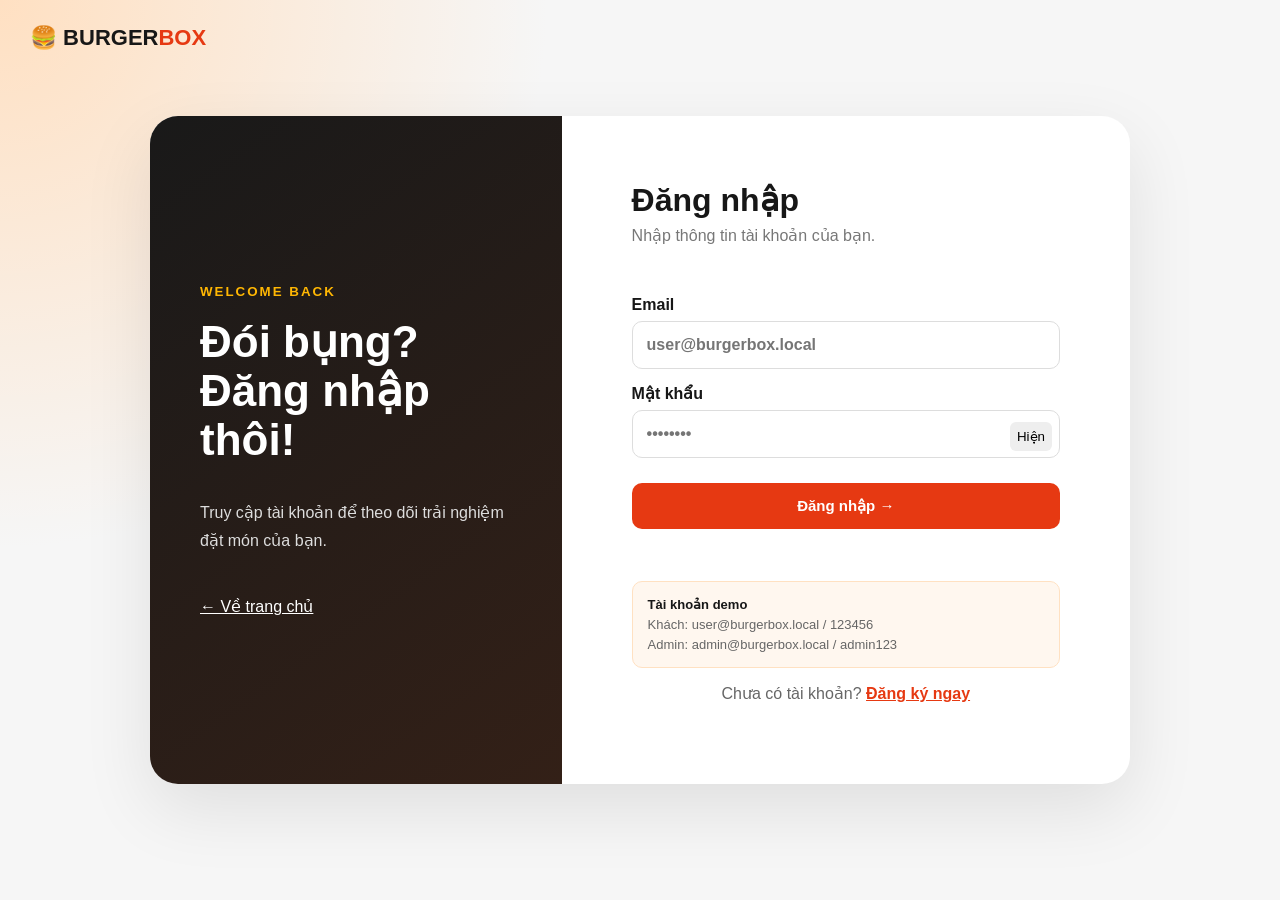
<file: account.html>
<!DOCTYPE html><html lang="vi"><head><meta charset="UTF-8"><meta name="viewport" content="width=device-width,initial-scale=1"><title>Tài khoản | BurgerBox</title><link rel="stylesheet" href="css/style.css"><link rel="stylesheet" href="css/account.css"></head><body><header class="header"><div class="container nav"><a class="logo" href="index.html"><span class="logo-mark">B</span>BURGER<span>BOX</span></a><nav><a href="index.html">Trang chủ</a><a href="index.html#products">Menu</a><a href="index.html#combo">Combo</a></nav><a class="login-link" href="index.html">← Cửa hàng</a></div></header><main class="account-page container"><section class="account-hero"><div><p class="eyebrow">MY BURGERBOX</p><h1>Xin chào, <span id="userName">bạn</span> 👋</h1><p>Quản lý tài khoản, theo dõi và đặt lại những món bạn yêu thích.</p></div><button id="logout" class="btn">Đăng xuất</button></section><div class="account-stats"><div><small>TỔNG ĐƠN</small><strong id="orderCount">0</strong></div><div><small>ĐÃ HOÀN THÀNH</small><strong id="completedCount">0</strong></div><div><small>ĐÃ CHI</small><strong id="totalSpent">0 ₫</strong></div></div><div class="account-grid"><section class="account-card"><h2>Thông tin tài khoản</h2><div class="profile"><div class="avatar" id="avatar">B</div><div><h3 id="profileName"></h3><p id="profileEmail"></p><span class="badge">Khách hàng</span></div></div><div class="account-actions"><a class="btn secondary" href="index.html#products">🍔 Đặt món ngay</a></div></section><section class="account-card"><div class="card-head"><div><p class="eyebrow">ORDER HISTORY</p><h2>Đơn hàng của tôi</h2></div><span id="orderCountLabel"></span></div><div id="orders"></div></section></div></main><div class="account-modal hidden" id="orderModal"><div class="account-modal-card"><div class="modal-head"><div><p class="eyebrow">ORDER DETAIL</p><h2 id="detailTitle">Chi tiết đơn hàng</h2></div><button id="closeOrderModal">×</button></div><div id="detailBody"></div></div></div><footer><div class="container footer-bottom">© 2026 BurgerBox • Assignment Lập trình cơ sở với JavaScript</div></footer><script src="js/auth.js"></script><script src="js/data.js"></script><script>const u=requireAuth('customer');if(u){const all=JSON.parse(localStorage.getItem('burgerbox-orders')||'[]');const mine=()=>all.filter(o=>o.userId===u.id||o.email===u.email);userName.textContent=u.name;profileName.textContent=u.name;profileEmail.textContent=u.email;avatar.textContent=(u.name||'B').charAt(0).toUpperCase();logout.onclick=logout;const esc=s=>String(s??'').replace(/[&<>"']/g,m=>({'&':'&amp;','<':'&lt;','>':'&gt;','"':'&quot;',"'":'&#039;'}[m]));const statusClass=s=>s==='Hoàn thành'?'done':s==='Đã hủy'?'cancel':'pending';function render(){const list=mine();orderCount.textContent=list.length;orderCountLabel.textContent=list.length+' đơn';completedCount.textContent=list.filter(o=>o.status==='Hoàn thành').length;totalSpent.textContent=formatPrice(list.filter(o=>o.status!=='Đã hủy').reduce((s,o)=>s+Number(o.total||0),0));orders.innerHTML=list.length?list.slice().reverse().map(o=>`<article class="order"><div><b>#${esc(o.id)}</b><small>${esc(o.date||'')} • ${o.items||0} món</small><span class="status ${statusClass(o.status)}">${esc(o.status)}</span></div><div class="order-right"><strong>${formatPrice(o.total)}</strong><div class="order-buttons"><button onclick="showOrder('${esc(o.id)}')">Chi tiết</button>${o.status==='Chờ xác nhận'?`<button class="danger-btn" onclick="cancelOrder('${esc(o.id)}')">Hủy đơn</button>`:''}</div></div></article>`).join(''):'<div class="empty">Bạn chưa có đơn hàng nào.<br><a href="index.html#products">Đặt món ngay →</a></div>'}window.showOrder=id=>{const o=mine().find(x=>x.id===id);if(!o)return;detailTitle.textContent='Chi tiết đơn #'+o.id;const items=(o.cart||[]).map(i=>{const p=products.find(x=>x.id===i.id);return p?`<div class="detail-item"><img src="${esc(p.image)}"><div><b>${esc(p.name)}</b><small>${i.quantity} × ${formatPrice(p.price)}</small></div><strong>${formatPrice(p.price*i.quantity)}</strong></div>`:`<div class="detail-item"><div><b>Sản phẩm đã xóa</b><small>Số lượng: ${i.quantity}</small></div></div>`}).join('');detailBody.innerHTML=`<div class="detail-info"><p><b>Trạng thái:</b> <span class="status ${statusClass(o.status)}">${esc(o.status)}</span></p><p><b>Người nhận:</b> ${esc(o.customer)}</p><p><b>Số điện thoại:</b> ${esc(o.phone||'—')}</p><p><b>Địa chỉ:</b> ${esc(o.address||'—')}</p><p><b>Thanh toán:</b> ${esc(o.payment||'—')}</p></div><h3>Sản phẩm</h3><div>${items||'<p>Không có dữ liệu sản phẩm.</p>'}</div><div class="detail-total"><span>Tạm tính</span><b>${formatPrice(o.subtotal??o.total)}</b><span>Phí giao hàng</span><b>${formatPrice(o.shippingFee??0)}</b><span>Giảm giá</span><b>-${formatPrice(o.discount??0)}</b><span>Thành tiền</span><strong>${formatPrice(o.total)}</strong></div><div class="detail-actions">${o.status==='Chờ xác nhận'?`<button class="btn danger" onclick="cancelOrder('${esc(o.id)}');closeDetail()">Hủy đơn hàng</button>`:''}<button class="btn secondary" onclick="reorder('${esc(o.id)}')">🔄 Đặt lại</button></div>`;orderModal.classList.remove('hidden')};window.cancelOrder=id=>{const o=all.find(x=>x.id===id);if(!o||o.status!=='Chờ xác nhận')return alert('Đơn hàng này không còn ở trạng thái có thể hủy.');if(!confirm('Bạn chắc chắn muốn hủy đơn #'+id+'?'))return;o.status='Đã hủy';o.updatedAt=new Date().toISOString();localStorage.setItem('burgerbox-orders',JSON.stringify(all));alert('Đã hủy đơn hàng.');render()};window.reorder=id=>{const o=mine().find(x=>x.id===id);if(!o?.cart?.length)return alert('Đơn này không có dữ liệu sản phẩm để đặt lại.');const current=JSON.parse(localStorage.getItem('burgerbox-cart')||'[]');o.cart.forEach(i=>{const p=products.find(x=>x.id===i.id);if(!p)return;const stock=Number(p.stock??20);if(stock<=0)return;const x=current.find(c=>c.id===i.id);if(x)x.quantity=Math.min(x.quantity+i.quantity,stock);else current.push({id:i.id,quantity:Math.min(i.quantity,stock)})});localStorage.setItem('burgerbox-cart',JSON.stringify(current));location.href='index.html#products'};function closeDetail(){orderModal.classList.add('hidden')}closeOrderModal.onclick=closeDetail;orderModal.onclick=e=>{if(e.target===orderModal)closeDetail()};render()}</script></body></html>
</file>
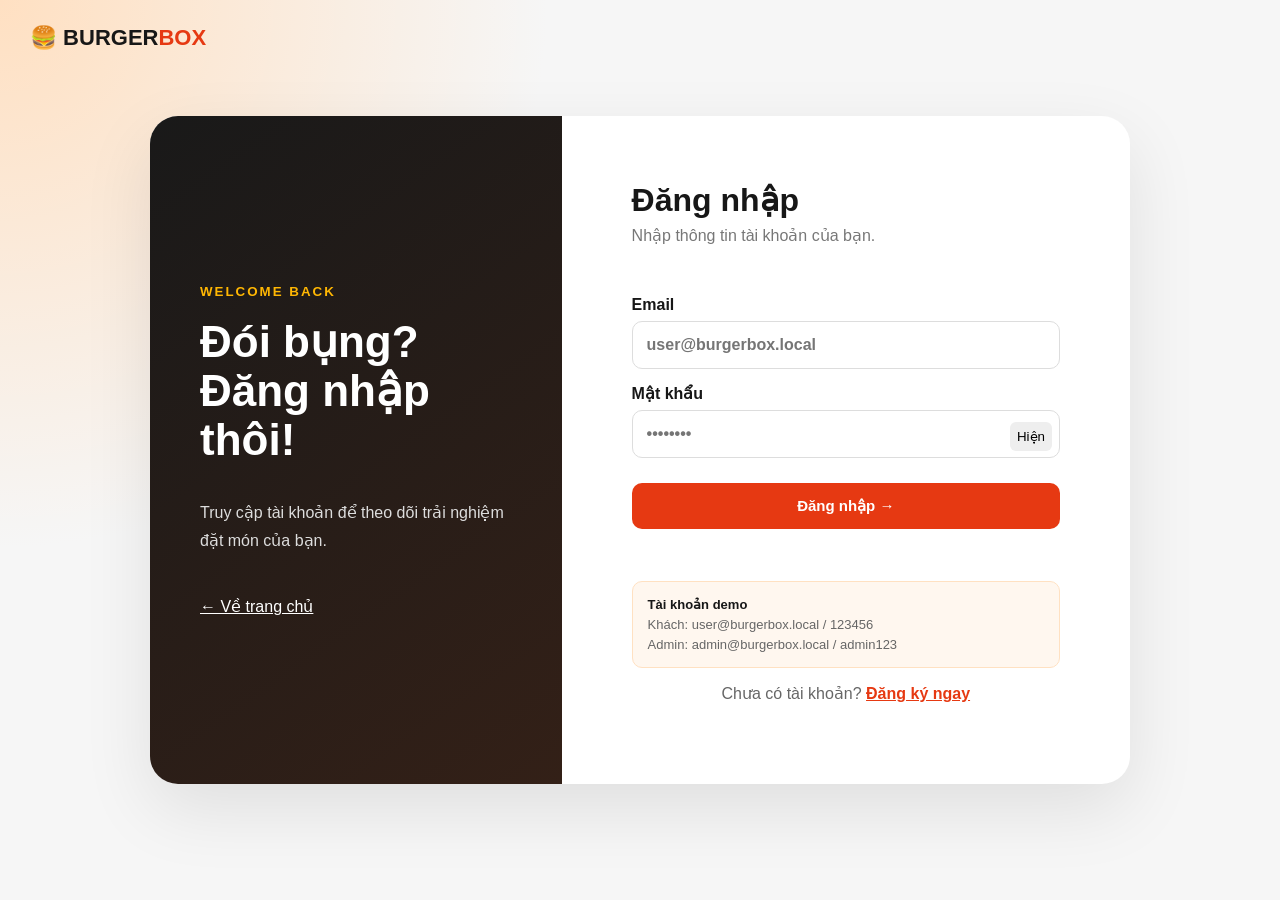
<file: admin.html>
<!DOCTYPE html><html lang="vi"><head><meta charset="UTF-8"><meta name="viewport" content="width=device-width,initial-scale=1"><title>Admin Dashboard | BurgerBox</title><link rel="preconnect" href="https://fonts.googleapis.com"><link rel="stylesheet" href="https://fonts.googleapis.com/css2?family=Be+Vietnam+Pro:wght@400;500;600;700;800;900&display=swap"><link rel="stylesheet" href="css/admin.css"></head><body><aside class="sidebar"><a class="admin-logo" href="index.html">🍔 BURGER<span>BOX</span><small>ADMIN PANEL</small></a><nav id="adminNav"><button class="active" data-page="dashboard">📊 Tổng quan</button><button data-page="products">🍔 Sản phẩm</button><button data-page="categories">📁 Danh mục</button><button data-page="orders">🧾 Đơn hàng</button><button data-page="customers">👥 Khách hàng</button><button data-page="coupons">🎟️ Mã giảm giá</button><button data-page="reviews">⭐ Đánh giá</button><button data-page="settings">⚙️ Cài đặt</button></nav><a class="back-store" href="index.html">← Về cửa hàng</a></aside><main class="admin-main"><header class="admin-header"><button class="mobile-menu" id="mobileMenu">☰</button><div><small>ADMINISTRATION</small><h1 id="pageTitle">Tổng quan</h1></div><div class="profile"><span id="adminName">Administrator</span><button id="logoutBtn">Đăng xuất</button></div></header><div id="adminContent"></div></main><div id="toast" class="toast"></div><script src="js/data.js"></script><script src="js/auth.js"></script><script src="js/admin.js"></script></body></html>
</file>
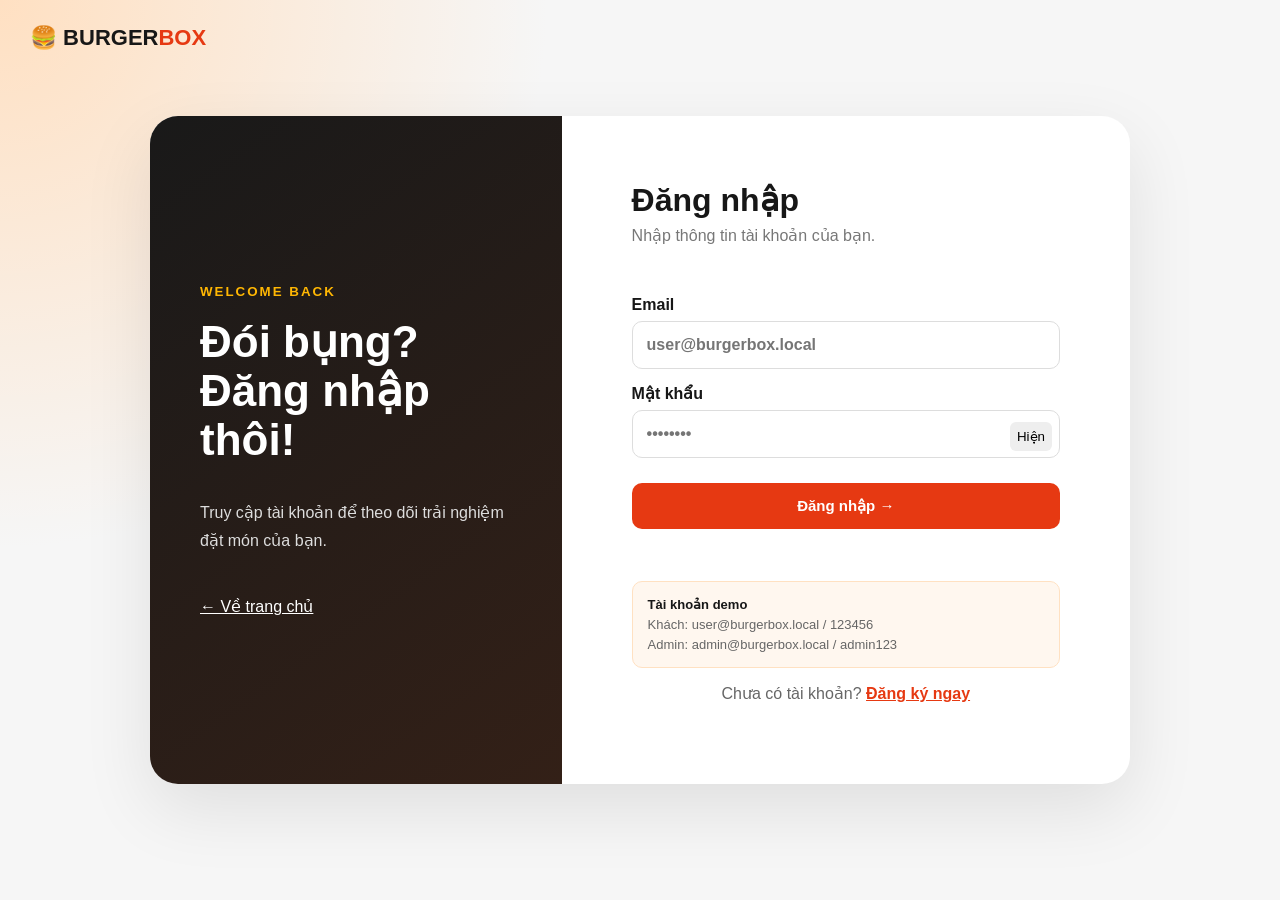
<file: login.html>
<!DOCTYPE html><html lang="vi"><head><meta charset="UTF-8"><meta name="viewport" content="width=device-width,initial-scale=1"><title>Đăng nhập | BurgerBox</title><link rel="stylesheet" href="css/auth.css"></head><body><main class="auth-shell"><a class="brand" href="index.html">🍔 BURGER<span>BOX</span></a><section class="auth-card"><div class="auth-side"><small>WELCOME BACK</small><h1>Đói bụng?<br>Đăng nhập thôi!</h1><p>Truy cập tài khoản để theo dõi trải nghiệm đặt món của bạn.</p><a href="index.html">← Về trang chủ</a></div><div class="auth-form"><h2>Đăng nhập</h2><p class="muted">Nhập thông tin tài khoản của bạn.</p><form id="loginForm"><label>Email<input id="email" type="email" required placeholder="user@burgerbox.local"></label><label>Mật khẩu<div class="password"><input id="password" type="password" required placeholder="••••••••"><button type="button" id="togglePassword">Hiện</button></div></label><button class="primary" type="submit">Đăng nhập →</button><p id="message" class="message"></p></form><div class="demo"><b>Tài khoản demo</b><span>Khách: user@burgerbox.local / 123456</span><span>Admin: admin@burgerbox.local / admin123</span></div><p class="switch">Chưa có tài khoản? <a href="register.html">Đăng ký ngay</a></p></div></section></main><script src="js/auth.js"></script><script>if(getSession())location.href=getSession().role==='admin'?'admin.html':'index.html';document.getElementById('togglePassword').onclick=()=>{const i=document.getElementById('password');i.type=i.type==='password'?'text':'password';document.getElementById('togglePassword').textContent=i.type==='password'?'Hiện':'Ẩn'};document.getElementById('loginForm').addEventListener('submit',e=>{e.preventDefault();const r=login(document.getElementById('email').value,document.getElementById('password').value);const m=document.getElementById('message');m.textContent=r.message||'';m.className='message '+(r.ok?'success':'error');if(r.ok)setTimeout(()=>location.href=r.user.role==='admin'?'admin.html':'index.html',300)})</script></body></html>
</file>
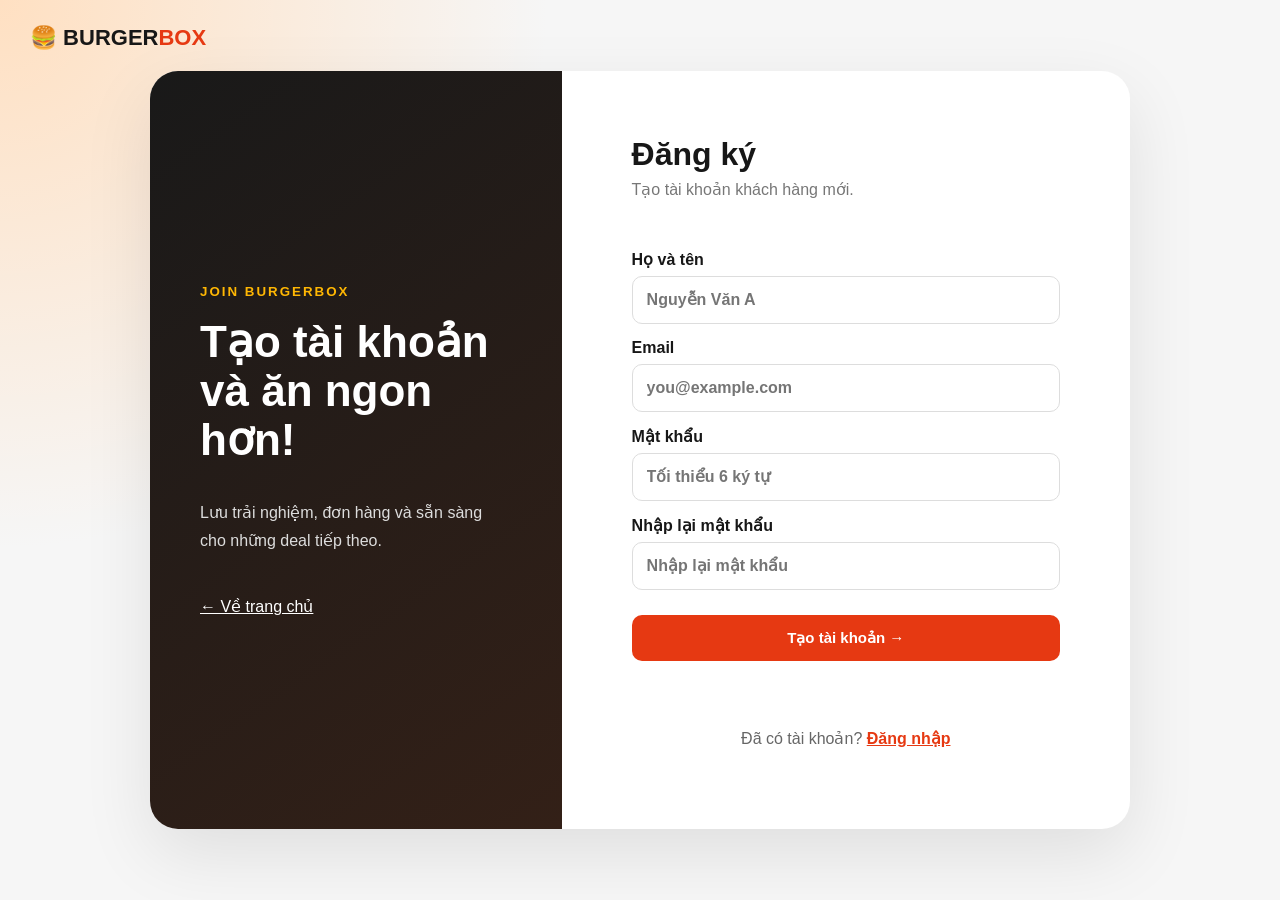
<file: register.html>
<!DOCTYPE html><html lang="vi"><head><meta charset="UTF-8"><meta name="viewport" content="width=device-width,initial-scale=1"><title>Đăng ký | BurgerBox</title><link rel="stylesheet" href="css/auth.css"></head><body><main class="auth-shell"><a class="brand" href="index.html">🍔 BURGER<span>BOX</span></a><section class="auth-card"><div class="auth-side"><small>JOIN BURGERBOX</small><h1>Tạo tài khoản<br>và ăn ngon hơn!</h1><p>Lưu trải nghiệm, đơn hàng và sẵn sàng cho những deal tiếp theo.</p><a href="index.html">← Về trang chủ</a></div><div class="auth-form"><h2>Đăng ký</h2><p class="muted">Tạo tài khoản khách hàng mới.</p><form id="registerForm"><label>Họ và tên<input id="name" required minlength="2" placeholder="Nguyễn Văn A"></label><label>Email<input id="email" type="email" required placeholder="you@example.com"></label><label>Mật khẩu<input id="password" type="password" required minlength="6" placeholder="Tối thiểu 6 ký tự"></label><label>Nhập lại mật khẩu<input id="confirm" type="password" required placeholder="Nhập lại mật khẩu"></label><button class="primary" type="submit">Tạo tài khoản →</button><p id="message" class="message"></p></form><p class="switch">Đã có tài khoản? <a href="login.html">Đăng nhập</a></p></div></section></main><script src="js/auth.js"></script><script>document.getElementById('registerForm').addEventListener('submit',e=>{e.preventDefault();const n=document.getElementById('name').value.trim(),em=document.getElementById('email').value.trim(),p=document.getElementById('password').value,c=document.getElementById('confirm').value,m=document.getElementById('message');if(p!==c){m.textContent='Mật khẩu nhập lại không khớp.';m.className='message error';return}const r=registerUser(n,em,p);m.textContent=r.ok?'Đăng ký thành công! Đang chuyển sang đăng nhập...':r.message;m.className='message '+(r.ok?'success':'error');if(r.ok)setTimeout(()=>location.href='login.html',700)})</script></body></html>
</file>
<file: css/style.css>
*{box-sizing:border-box;margin:0;padding:0}html{scroll-behavior:smooth}body{font-family:'Be Vietnam Pro',Arial,sans-serif;color:#171717;background:#fff;line-height:1.6}.container{width:min(1180px,92%);margin:auto}.topbar{background:#171717;color:#fff;font-size:12px}.topbar-inner{min-height:34px;display:flex;justify-content:space-between;align-items:center}.header{position:sticky;top:0;z-index:30;background:rgba(255,255,255,.96);backdrop-filter:blur(14px);border-bottom:1px solid #eee}.nav{height:76px;display:flex;align-items:center;justify-content:space-between;gap:24px}.logo{font-size:23px;font-weight:900;color:#171717;text-decoration:none;letter-spacing:-1px;display:flex;align-items:center;gap:6px}.logo>span:last-child{color:#e63919}.logo-mark{display:grid;place-items:center;width:32px;height:32px;background:#e63919;color:#fff;border-radius:9px;font-size:19px}.nav nav{display:flex;gap:27px}.nav nav a{color:#303030;text-decoration:none;font-weight:700;font-size:14px}.nav nav a:hover{color:#e63919}.nav-actions{display:flex;gap:8px}.icon-button,.cart-button{border:1px solid #eee;background:#fff;color:#222;padding:10px 13px;border-radius:11px;cursor:pointer;font-family:inherit;font-weight:700}.icon-button b{color:#e63919}.cart-button{background:#171717;color:#fff;border-color:#171717}.cart-button b{background:#e63919;border-radius:20px;padding:2px 7px;margin-left:5px}.hero{background:#151515}.slider{height:570px;position:relative;overflow:hidden}.slide{position:absolute;inset:0;display:flex;align-items:center;opacity:0;visibility:hidden;transition:opacity .55s;background-size:cover;background-position:center}.slide:nth-child(1){background-image:linear-gradient(90deg,rgba(10,10,10,.9),rgba(10,10,10,.15)),url('https://images.unsplash.com/photo-1568901346375-23c9450c58cd?auto=format&fit=crop&w=1800&q=85')}.slide:nth-child(2){background-image:linear-gradient(90deg,rgba(10,10,10,.88),rgba(10,10,10,.18)),url('https://images.unsplash.com/photo-1561758033-d89a9ad46330?auto=format&fit=crop&w=1800&q=85')}.slide:nth-child(3){background-image:linear-gradient(90deg,rgba(10,10,10,.88),rgba(10,10,10,.18)),url('https://images.unsplash.com/photo-1541544741938-0af808871cc0?auto=format&fit=crop&w=1800&q=85')}.slide.active{opacity:1;visibility:visible}.hero-copy{width:min(1180px,92%);margin:auto;color:#fff}.eyebrow{font-size:11px;letter-spacing:2.2px;font-weight:900;color:#e63919;margin-bottom:9px}.hero-copy .eyebrow{color:#ffb703}.hero-copy h1{font-size:clamp(40px,6vw,76px);line-height:1.02;letter-spacing:-2px;margin-bottom:20px}.hero-copy h1 em{font-style:normal;color:#ffb703}.hero-copy>p:not(.eyebrow){max-width:540px;color:#eee;margin-bottom:29px;font-size:16px}.btn{display:inline-block;border:0;background:#e63919;color:#fff;text-decoration:none;padding:13px 22px;border-radius:10px;font-weight:900;cursor:pointer;font-family:inherit;transition:.2s}.btn:hover{transform:translateY(-2px);filter:brightness(1.05)}.btn-light{background:#fff;color:#171717}.slider-control{position:absolute;top:50%;transform:translateY(-50%);border:1px solid rgba(255,255,255,.4);background:rgba(0,0,0,.25);color:#fff;width:46px;height:46px;border-radius:50%;font-size:30px;cursor:pointer}.slider-control:hover{background:#e63919}.prev{left:20px}.next{right:20px}.dots{position:absolute;bottom:25px;left:50%;transform:translateX(-50%);display:flex;gap:8px}.dot{width:9px;height:9px;border-radius:50%;border:0;background:#fff8;cursor:pointer}.dot.active{width:28px;border-radius:8px;background:#fff}.trust-strip{border-bottom:1px solid #eee;background:#fff}.trust-grid{display:grid;grid-template-columns:repeat(4,1fr);gap:20px;padding:22px 0}.trust-grid div{display:grid;grid-template-columns:auto 1fr;column-gap:10px;align-items:center;font-size:18px}.trust-grid strong{font-size:13px}.trust-grid small{grid-column:2;color:#858585;font-size:11px}.sale-section{background:#e63919;color:#fff}.sale-content{min-height:145px;display:flex;align-items:center;justify-content:space-between;gap:30px}.sale-label{font-size:11px;font-weight:900;letter-spacing:2px;color:#ffd166}.sale-content h2{font-size:29px;margin:3px 0}.sale-content p{font-size:13px;color:#ffe6e0}.countdown-box{background:#171717;padding:13px 24px;border-radius:13px;text-align:center;min-width:170px}.countdown-box small{display:block;font-size:9px;color:#aaa;letter-spacing:1.5px}.countdown-box strong{font-size:27px;letter-spacing:2px}.section{padding:76px 0}.section-heading{display:flex;justify-content:space-between;align-items:end;gap:20px}.section-heading h2,.contact-section h2{font-size:36px;letter-spacing:-1.3px}.section-subtitle{color:#777;margin-top:5px}.result-count{font-size:13px;color:#777}.toolbar{display:grid;grid-template-columns:1fr 190px 210px;gap:11px;margin:28px 0 17px}.search-box{display:flex;align-items:center;gap:8px;border:1px solid #ddd;background:#fff;border-radius:10px;padding:0 13px}.search-box input{border:0;outline:0;width:100%;padding:13px 0;font:inherit}.toolbar select{padding:13px;border:1px solid #ddd;border-radius:10px;background:#fff;font:inherit;color:#333}.category-tabs{display:flex;gap:8px;flex-wrap:wrap;margin-bottom:25px}.tab{border:1px solid #ddd;background:#fff;padding:9px 16px;border-radius:30px;cursor:pointer;font-family:inherit;font-weight:700}.tab.active{background:#171717;color:#fff;border-color:#171717}.product-grid{display:grid;grid-template-columns:repeat(3,1fr);gap:23px}.product-card{background:#fff;border:1px solid #eee;border-radius:17px;overflow:hidden;transition:.25s;box-shadow:0 7px 25px rgba(0,0,0,.045)}.product-card:hover{transform:translateY(-6px);box-shadow:0 18px 38px rgba(0,0,0,.1)}.product-image{height:250px;position:relative;overflow:hidden;background:#f5f5f5}.product-image img{width:100%;height:100%;object-fit:cover;transition:.4s}.product-card:hover .product-image img{transform:scale(1.08)}.badge{position:absolute;top:13px;left:13px;padding:5px 10px;border-radius:20px;background:#171717;color:#fff;font-size:10px;font-weight:900}.badge.sale{background:#e63919}.badge.hot{background:#ff7b00}.favorite{position:absolute;right:12px;top:12px;width:38px;height:38px;border:0;border-radius:50%;background:#fff;color:#777;font-size:20px;cursor:pointer;box-shadow:0 5px 15px #0002}.favorite.active{color:#e63919}.product-info{padding:18px}.product-info small{color:#8a8a8a;font-size:11px;font-weight:700;text-transform:uppercase}.product-info h3{margin:3px 0 7px;font-size:18px}.product-description{color:#777;font-size:12px;min-height:38px}.rating{font-size:12px;color:#ff9f1c;margin:8px 0}.price{display:flex;align-items:center;gap:6px}.price strong{font-size:20px}.price del{color:#999;font-size:12px}.add-btn{width:100%;margin-top:14px;padding:11px;border:0;border-radius:9px;background:#fff0ed;color:#c82e17;font-weight:900;cursor:pointer;font-family:inherit}.add-btn:hover{background:#e63919;color:#fff}.quick-btn{width:100%;margin-top:7px;padding:9px;border:1px solid #ddd;border-radius:9px;background:#fff;font-weight:800;cursor:pointer;font-family:inherit}.combo-section{background:#171717;color:#fff;overflow:hidden}.combo-inner{min-height:280px;display:flex;align-items:center;justify-content:space-between}.combo-inner h2{font-size:43px;letter-spacing:-1px}.combo-inner h2 em{font-style:normal;color:#ffb703}.combo-inner p{color:#bbb;margin:8px 0 22px}.combo-art{font-size:80px;white-space:nowrap;transform:rotate(-4deg)}.combo-art span{font-size:35px;color:#ffb703;margin:0 8px}.benefits{background:#fafafa;border-top:1px solid #eee;border-bottom:1px solid #eee}.benefits-grid{display:grid;grid-template-columns:repeat(3,1fr);gap:25px}.benefits-grid div{padding:17px}.benefits-grid span{font-size:28px}.benefits-grid h3{margin:5px 0}.benefits-grid p{color:#777;font-size:13px}.contact-section{display:grid;grid-template-columns:1fr 1fr;gap:75px}.contact-copy{padding-top:15px}.contact-copy>p:not(.eyebrow){color:#777;max-width:510px;margin-top:10px}.contact-points{display:grid;gap:10px;margin-top:25px;color:#444;font-size:14px}.contact-section form{background:#fff;padding:27px;border-radius:16px;border:1px solid #eee;box-shadow:0 12px 30px #00000008}.contact-section label,.modal-card label{display:block;font-weight:700;font-size:13px;margin-bottom:14px}.contact-section input,.contact-section textarea,.modal-card input,.modal-card textarea,.modal-card select{display:block;width:100%;margin-top:6px;padding:12px;border:1px solid #ddd;border-radius:9px;font:inherit;outline:none}.contact-section input:focus,.contact-section textarea:focus,.modal-card input:focus,.modal-card textarea:focus{border-color:#e63919;box-shadow:0 0 0 3px #e6391912}.field-error{display:block;color:#d62828;font-size:11px;margin-top:4px;min-height:15px}.form-message{margin-top:12px;font-weight:700;font-size:13px}.form-message.error{color:#d62828}.form-message.success{color:#16875b}.hidden{display:none!important}.modal{position:fixed;z-index:100;inset:0;background:rgba(0,0,0,.68);display:grid;place-items:center;padding:20px}.modal-card{background:#fff;width:min(680px,100%);max-height:88vh;overflow:auto;border-radius:17px;padding:23px}.modal-head{display:flex;justify-content:space-between;align-items:center;border-bottom:1px solid #eee;padding-bottom:13px;margin-bottom:10px}.modal-head h2{font-size:25px}.modal-head button{border:0;background:none;font-size:31px;cursor:pointer}.modal-close-floating{position:absolute;margin:-10px 0 0 -10px;right:25px;border:0;background:#fff;width:38px;height:38px;border-radius:50%;font-size:26px;cursor:pointer;z-index:2}.detail-card{position:relative}.detail-layout{display:grid;grid-template-columns:1fr 1fr;gap:24px;align-items:center}.detail-layout img{width:100%;height:300px;object-fit:cover;border-radius:14px}.detail-layout h2{font-size:29px}.detail-layout p{color:#777;font-size:13px;margin:9px 0 15px}.detail-price{font-size:23px;font-weight:900;color:#e63919}.cart-item{display:grid;grid-template-columns:62px 1fr auto auto;gap:12px;align-items:center;padding:13px 0;border-bottom:1px solid #eee}.cart-item img{width:62px;height:62px;border-radius:9px;object-fit:cover}.cart-item-info{display:grid}.cart-item-info span{font-size:12px;color:#777}.quantity{display:flex;align-items:center;gap:8px}.quantity button{width:29px;height:29px;border:1px solid #ddd;background:#fff;border-radius:6px;cursor:pointer}.remove{border:0;background:none;color:#d62828;cursor:pointer;font-family:inherit}.cart-total{display:flex;justify-content:space-between;font-size:19px;padding:18px 0}.full{width:100%}.empty,.empty-cart{text-align:center;padding:40px;color:#777}.toast{position:fixed;z-index:200;right:22px;bottom:22px;background:#171717;color:#fff;padding:13px 17px;border-radius:10px;box-shadow:0 10px 30px #0004;transform:translateY(25px);opacity:0;pointer-events:none;transition:.25s;font-size:13px;font-weight:700}.toast.show{transform:translateY(0);opacity:1}.footer-grid{display:grid;grid-template-columns:2fr 1fr 1fr;gap:50px;padding:45px 0}.footer-grid p{color:#aaa;max-width:410px;margin-top:12px;font-size:13px}.footer-grid strong{display:block;color:#fff;margin-bottom:12px}.footer-grid a,.footer-grid span{display:block;color:#aaa;text-decoration:none;font-size:13px;margin:7px 0}.footer-grid a:hover{color:#fff}.footer-logo{color:#fff}.footer-logo>span:last-child{color:#ff6b4a}.footer-bottom{border-top:1px solid #333;padding:17px 0;color:#777;font-size:11px}footer{background:#111;color:#fff}@media(max-width:900px){.nav nav{display:none}.product-grid{grid-template-columns:repeat(2,1fr)}.toolbar{grid-template-columns:1fr 1fr}.search-box{grid-column:1/-1}.contact-section{grid-template-columns:1fr;gap:35px}.trust-grid{grid-template-columns:repeat(2,1fr)}.combo-art{font-size:60px}.footer-grid{grid-template-columns:1fr 1fr}}@media(max-width:620px){.topbar-inner{justify-content:center}.topbar-inner span:last-child{display:none}.nav{height:68px}.logo{font-size:19px}.icon-button{display:none}.cart-button span{display:none}.slider{height:500px}.hero-copy h1{font-size:45px}.slider-control{width:40px;height:40px}.sale-content{padding:24px 0;display:grid}.countdown-box{width:100%}.section{padding:55px 0}.section-heading h2,.contact-section h2{font-size:29px}.toolbar{grid-template-columns:1fr}.search-box{grid-column:auto}.product-grid,.benefits-grid,.trust-grid{grid-template-columns:1fr}.product-image{height:235px}.combo-inner{padding:35px 0;display:block}.combo-inner h2{font-size:35px}.combo-art{margin-top:25px;font-size:45px}.detail-layout{grid-template-columns:1fr}.detail-layout img{height:230px}.cart-item{grid-template-columns:55px 1fr}.quantity,.remove{grid-column:2}.footer-grid{grid-template-columns:1fr}}.field-error{display:block;color:#c62828;font-size:12px;font-weight:600;margin-top:5px}.contact-section input[aria-invalid="true"],.contact-section textarea[aria-invalid="true"]{border-color:#c62828;outline-color:#c62828}.form-message.error{color:#c62828;background:#fff0f0;border:1px solid #ffd0d0;padding:9px 12px;border-radius:8px}.form-message.success{color:#16794b;background:#edfff5;border:1px solid #b9efd1;padding:9px 12px;border-radius:8px}
/* Header polish: consistent account actions and responsive layout */
.nav{min-width:0}
.nav-actions{align-items:center;justify-content:flex-end;gap:10px;flex-shrink:0}
.login-link,.logout-link{display:inline-flex;align-items:center;justify-content:center;min-height:42px;padding:0 15px;border:1px solid #e8e8e8;border-radius:11px;background:#fff;color:#222;text-decoration:none;font:700 13px 'Be Vietnam Pro',Arial,sans-serif;white-space:nowrap;transition:background .2s,border-color .2s,color .2s}
.login-link:hover,.logout-link:hover{border-color:#e63919;color:#e63919;background:#fff8f6}
.logout-link{cursor:pointer}
.icon-button{min-width:54px;min-height:42px;display:inline-flex;align-items:center;justify-content:center;gap:6px;font-size:17px}
.cart-button{min-height:42px;display:inline-flex;align-items:center;justify-content:center;gap:8px;padding:0 15px;white-space:nowrap;font-size:13px}
.cart-button b{display:inline-grid;place-items:center;min-width:22px;height:22px;padding:0 6px;margin:0;background:#e63919;color:#fff;font-size:12px}
.topbar-inner{gap:16px}
.topbar-inner span{white-space:nowrap}
@media(max-width:1050px){.nav{gap:14px}.nav nav{gap:14px}.nav-actions{gap:7px}.login-link,.logout-link{padding:0 10px}.cart-button{padding:0 11px}}
@media(max-width:760px){.nav{height:68px;gap:8px}.nav nav{display:none}.logo{font-size:19px;gap:4px;letter-spacing:-.7px}.logo-mark{width:29px;height:29px;font-size:17px;border-radius:8px}.nav-actions{gap:6px}.login-link,.logout-link{min-height:38px;padding:0 10px;font-size:12px}.icon-button{display:inline-flex;min-width:42px;min-height:38px;padding:0 9px;font-size:16px}.cart-button{min-height:38px;padding:0 10px;gap:6px}.cart-button span{display:none}.cart-button b{min-width:20px;height:20px;font-size:11px}.topbar-inner{min-height:32px;justify-content:center;overflow:hidden}.topbar-inner span:first-child{display:none}.topbar-inner span:last-child{font-size:11px}}
@media(max-width:380px){.logo{font-size:16px}.logo-mark{width:26px;height:26px}.login-link,.logout-link{padding:0 7px;font-size:11px}.nav-actions{gap:4px}.icon-button{min-width:36px;padding:0 7px}.cart-button{padding:0 8px}}

/* Final overflow guard for the main navigation */
.header,.header .container,.nav,.nav-actions{min-width:0;max-width:100%}
.nav{width:min(1180px,92%);margin-inline:auto}
.nav-actions{flex:0 1 auto}
.nav nav{flex:0 1 auto;min-width:0}
@media(max-width:760px){
  .nav{width:94%;justify-content:space-between;gap:6px}
  .nav nav{display:none!important}
  .nav-actions{gap:5px;flex-shrink:1}
  .login-link,.logout-link{min-height:36px;padding:0 8px;font-size:11px}
  .icon-button{display:inline-flex!important;min-width:36px;min-height:36px;padding:0 7px}
  .cart-button{min-height:36px;padding:0 9px;gap:5px}
  .cart-button span{display:none!important}
  .cart-button b{min-width:19px;height:19px;padding:0 5px;font-size:11px}
  .topbar-inner{width:100%;padding-inline:8px;justify-content:center;overflow:hidden}
  .topbar-inner span:first-child{display:none!important}
  .topbar-inner span:last-child{display:block;max-width:100%;overflow:hidden;text-overflow:ellipsis;white-space:nowrap;text-align:center;font-size:11px}
}
@media(max-width:390px){
  .nav{width:96%;gap:4px}
  .logo{font-size:15px;gap:3px}
  .logo-mark{width:25px;height:25px;font-size:15px}
  .login-link,.logout-link{padding:0 6px;font-size:10px}
  .nav-actions{gap:3px}
  .icon-button{min-width:32px;padding:0 5px}
  .cart-button{padding:0 7px}
}
</file>
<file: css/account.css>
.account-page{padding-top:55px;padding-bottom:70px}.account-hero{display:flex;justify-content:space-between;align-items:center;padding:35px 40px;margin-bottom:20px;border-radius:24px;background:linear-gradient(135deg,#191919,#3a2419);color:#fff}.account-hero h1{margin:8px 0;font-size:34px}.account-hero p:not(.eyebrow){color:#ddd}.account-stats{display:grid;grid-template-columns:repeat(3,1fr);gap:16px;margin-bottom:24px}.account-stats>div{background:#fff;border:1px solid #eee;border-radius:18px;padding:20px;box-shadow:0 8px 25px #00000008}.account-stats small{display:block;color:#888;font-weight:800;font-size:11px;letter-spacing:.7px}.account-stats strong{display:block;font-size:24px;margin-top:7px}.account-grid{display:grid;grid-template-columns:360px 1fr;gap:24px}.account-card{background:#fff;border:1px solid #eee;border-radius:20px;padding:26px;box-shadow:0 12px 35px #00000008}.account-card h2{margin-top:0}.profile{display:flex;align-items:center;gap:16px}.avatar{width:65px;height:65px;border-radius:50%;display:grid;place-items:center;background:#e63912;color:#fff;font-size:25px;font-weight:900}.profile h3{margin:0 0 5px}.profile p{margin:0 0 10px;color:#777}.account-actions{margin-top:24px}.card-head{display:flex;justify-content:space-between;align-items:center}.card-head h2{margin:4px 0 0}.card-head span{color:#777}.order{display:flex;justify-content:space-between;align-items:center;gap:18px;padding:18px 0;border-bottom:1px solid #eee}.order:last-child{border-bottom:0}.order small{display:block;color:#888;margin:5px 0 7px}.order-right{text-align:right}.order-right strong{display:block}.status{display:inline-block;padding:5px 9px;border-radius:99px;background:#fff2e9;color:#d84b13;font-size:12px;font-weight:700}.status.done{background:#eaf8ef;color:#198754}.status.cancel{background:#f4f4f4;color:#777}.order-buttons{display:flex;gap:7px;justify-content:flex-end;margin-top:9px}.order-buttons button{border:1px solid #ddd;background:#fff;border-radius:8px;padding:7px 10px;cursor:pointer;font-weight:700}.order-buttons .danger-btn{color:#c0392b;border-color:#f1c7c2}.empty{padding:30px 0;text-align:center;color:#777}.empty a{color:#e63912;font-weight:800}.account-modal{position:fixed;inset:0;background:#0008;display:grid;place-items:center;padding:20px;z-index:1000}.account-modal.hidden{display:none}.account-modal-card{width:min(680px,100%);max-height:90vh;overflow:auto;background:#fff;border-radius:22px;padding:25px;box-shadow:0 20px 60px #0006}.modal-head{display:flex;justify-content:space-between;align-items:flex-start}.modal-head button{border:0;background:#f3f3f3;border-radius:50%;width:36px;height:36px;font-size:24px;cursor:pointer}.detail-info{background:#fafafa;border-radius:14px;padding:14px;margin:15px 0}.detail-info p{margin:7px 0}.detail-item{display:grid;grid-template-columns:58px 1fr auto;align-items:center;gap:12px;padding:12px 0;border-bottom:1px solid #eee}.detail-item img{width:58px;height:58px;object-fit:cover;border-radius:10px}.detail-item small{display:block;color:#777;margin-top:4px}.detail-total{display:grid;grid-template-columns:1fr auto;gap:9px;margin-top:18px;padding-top:15px;border-top:1px solid #ddd}.detail-total strong{font-size:21px}.detail-actions{display:flex;gap:10px;justify-content:flex-end;margin-top:20px}.btn.danger{background:#c0392b;color:#fff;border:0}.detail-actions .btn{cursor:pointer}@media(max-width:800px){.account-grid,.account-stats{grid-template-columns:1fr}.account-hero{display:block}.account-hero .btn{margin-top:20px}.order{align-items:flex-start}.order-right{min-width:145px}.detail-item{grid-template-columns:50px 1fr}.detail-item>strong{grid-column:2;text-align:left}.detail-actions{flex-wrap:wrap}}
</file>
<file: css/admin.css>
*{box-sizing:border-box}body{margin:0;font-family:'Be Vietnam Pro',Arial,sans-serif;background:#f5f6f8;color:#202124}.sidebar{position:fixed;left:0;top:0;bottom:0;width:250px;background:#151515;color:#fff;padding:25px 16px;display:flex;flex-direction:column}.admin-logo{color:#fff;text-decoration:none;font-weight:900;font-size:21px;padding:10px}.admin-logo span{color:#e63912}.admin-logo small{display:block;font-size:9px;letter-spacing:2px;color:#aaa;margin-top:4px}.sidebar nav{margin-top:25px;display:grid;gap:5px}.sidebar nav button{background:none;border:0;color:#bbb;text-align:left;padding:13px;border-radius:9px;font:inherit;cursor:pointer}.sidebar nav button:hover,.sidebar nav button.active{background:#e63912;color:#fff}.back-store{margin-top:auto;color:#aaa;text-decoration:none;padding:12px}.admin-main{margin-left:250px;min-height:100vh}.admin-header{height:90px;background:#fff;border-bottom:1px solid #e8e8e8;padding:0 35px;display:flex;align-items:center;justify-content:space-between}.admin-header small{color:#888;letter-spacing:1.5px}.admin-header h1{margin:2px 0;font-size:25px}.profile{display:flex;gap:15px;align-items:center;font-weight:700}.profile button{border:1px solid #ddd;background:#fff;padding:9px 13px;border-radius:8px;cursor:pointer}.admin-content{padding:30px 35px}.cards{display:grid;grid-template-columns:repeat(4,1fr);gap:18px}.stat{background:#fff;border:1px solid #e7e7e7;border-radius:14px;padding:20px}.stat small{color:#888}.stat strong{font-size:27px;display:block;margin:8px 0}.stat .up{color:#16875b;font-size:12px}.panel{background:#fff;border:1px solid #e7e7e7;border-radius:14px;margin-top:22px;padding:22px}.panel-head{display:flex;justify-content:space-between;align-items:center;margin-bottom:15px}.panel h2{font-size:18px;margin:0}.panel h3{margin-bottom:8px}.btn{border:0;background:#e63912;color:#fff;padding:10px 15px;border-radius:8px;font-weight:800;cursor:pointer}.btn.secondary{background:#eee;color:#333}.table-wrap{overflow:auto}table{width:100%;border-collapse:collapse;min-width:760px}th,td{text-align:left;padding:13px;border-bottom:1px solid #eee;font-size:13px}th{background:#fafafa;color:#666}.product-admin{display:flex;align-items:center;gap:10px}.product-admin img{width:45px;height:45px;border-radius:8px;object-fit:cover}.badge{padding:4px 8px;border-radius:20px;font-size:11px;font-weight:800;background:#eaf7ef;color:#16875b}.badge.warning{background:#fff3db;color:#b36b00}.badge.danger{background:#ffe8e6;color:#d62828}.actions{display:flex;gap:5px}.actions button,.table-wrap select{border:1px solid #ddd;background:#fff;border-radius:6px;padding:6px 9px;cursor:pointer}.toolbar-admin{display:flex;gap:10px;margin-bottom:15px}.toolbar-admin input,.toolbar-admin select{padding:10px;border:1px solid #ddd;border-radius:8px}.toolbar-admin input{flex:1}.empty{text-align:center;padding:30px;color:#888}.quick-grid{display:grid;grid-template-columns:1fr 1fr;gap:20px}.form-grid{display:grid;grid-template-columns:1fr 1fr;gap:15px}.form-grid label,.modal-admin-card label{font-size:13px;font-weight:700;display:block}.form-grid input,.form-grid select,.modal-admin-card input,.modal-admin-card select,.modal-admin-card textarea{width:100%;margin-top:5px;padding:10px;border:1px solid #ddd;border-radius:8px;font:inherit}.modal-admin{position:fixed;inset:0;background:#0008;display:grid;place-items:center;padding:20px;z-index:100}.modal-admin-card{background:#fff;width:min(720px,100%);max-height:90vh;overflow:auto;border-radius:16px;padding:25px;box-shadow:0 25px 80px #0005}.modal-admin-card .panel-head button{border:0;background:#eee;border-radius:50%;width:34px;height:34px;font-size:20px;cursor:pointer}.modal-admin-card form{display:grid;gap:14px}.modal-admin-card hr{border:0;border-top:1px solid #eee;width:100%}.modal-admin-card li{margin:8px 0}.toast{position:fixed;right:25px;bottom:25px;background:#181818;color:white;padding:13px 18px;border-radius:9px;transform:translateY(80px);opacity:0;transition:.25s;z-index:200}.toast.show{transform:none;opacity:1}.mobile-menu{display:none}@media(max-width:950px){.sidebar{width:210px}.admin-main{margin-left:210px}.cards{grid-template-columns:1fr 1fr}}@media(max-width:700px){.sidebar{transform:translateX(-100%);transition:.2s;z-index:10}.sidebar.open{transform:none}.admin-main{margin-left:0}.admin-header{padding:0 18px}.mobile-menu{display:block;border:0;background:none;font-size:23px}.profile span{display:none}.admin-content{padding:20px 15px}.cards,.quick-grid,.form-grid{grid-template-columns:1fr}.toolbar-admin{flex-wrap:wrap}.toolbar-admin input{min-width:100%}}
</file>
<file: css/auth.css>
*{box-sizing:border-box}body{margin:0;font-family:'Be Vietnam Pro',Arial,sans-serif;background:#f6f6f6;color:#171717}.auth-shell{min-height:100vh;display:grid;place-items:center;padding:30px;background:radial-gradient(circle at top left,#ffe0c2,transparent 35%),#f6f6f6}.brand{position:fixed;top:25px;left:30px;color:#171717;text-decoration:none;font-size:22px;font-weight:900}.brand span{color:#e63912}.auth-card{width:min(980px,100%);min-height:610px;background:#fff;border-radius:28px;overflow:hidden;display:grid;grid-template-columns:42% 58%;box-shadow:0 25px 70px #00000018}.auth-side{background:linear-gradient(145deg,#191919,#332017);color:white;padding:65px 50px;display:flex;flex-direction:column;justify-content:center}.auth-side small{color:#ffb703;font-weight:800;letter-spacing:2px}.auth-side h1{font-size:44px;line-height:1.12;margin:18px 0}.auth-side p{color:#ddd;line-height:1.8}.auth-side a{margin-top:25px;color:white}.auth-form{padding:65px 70px;display:flex;flex-direction:column;justify-content:center}.auth-form h2{font-size:32px;margin:0 0 7px}.muted{color:#777;margin-top:0}.auth-form form{margin-top:20px}label{display:block;font-weight:700;margin:15px 0}input{width:100%;padding:14px;border:1px solid #ddd;border-radius:10px;margin-top:7px;font:inherit;outline:none}input:focus{border-color:#e63912;box-shadow:0 0 0 3px #e6391212}.password{position:relative}.password input{padding-right:65px}.password button{position:absolute;right:8px;bottom:7px;border:0;background:#eee;padding:7px;border-radius:6px}.primary{width:100%;border:0;background:#e63912;color:#fff;padding:14px;border-radius:10px;font-weight:800;font-size:15px;cursor:pointer;margin-top:10px}.message{min-height:20px;font-weight:700}.message.error{color:#d62828}.message.success{color:#16875b}.demo{background:#fff7ef;border:1px solid #ffe1c2;padding:15px;border-radius:10px;display:grid;gap:5px;font-size:13px}.demo span{color:#666}.switch{text-align:center;color:#666}.switch a{color:#e63912;font-weight:800}@media(max-width:750px){.auth-card{grid-template-columns:1fr}.auth-side{display:none}.auth-form{padding:45px 28px}.brand{position:static;margin-bottom:20px}.auth-shell{display:block;padding-top:30px}}
</file>
